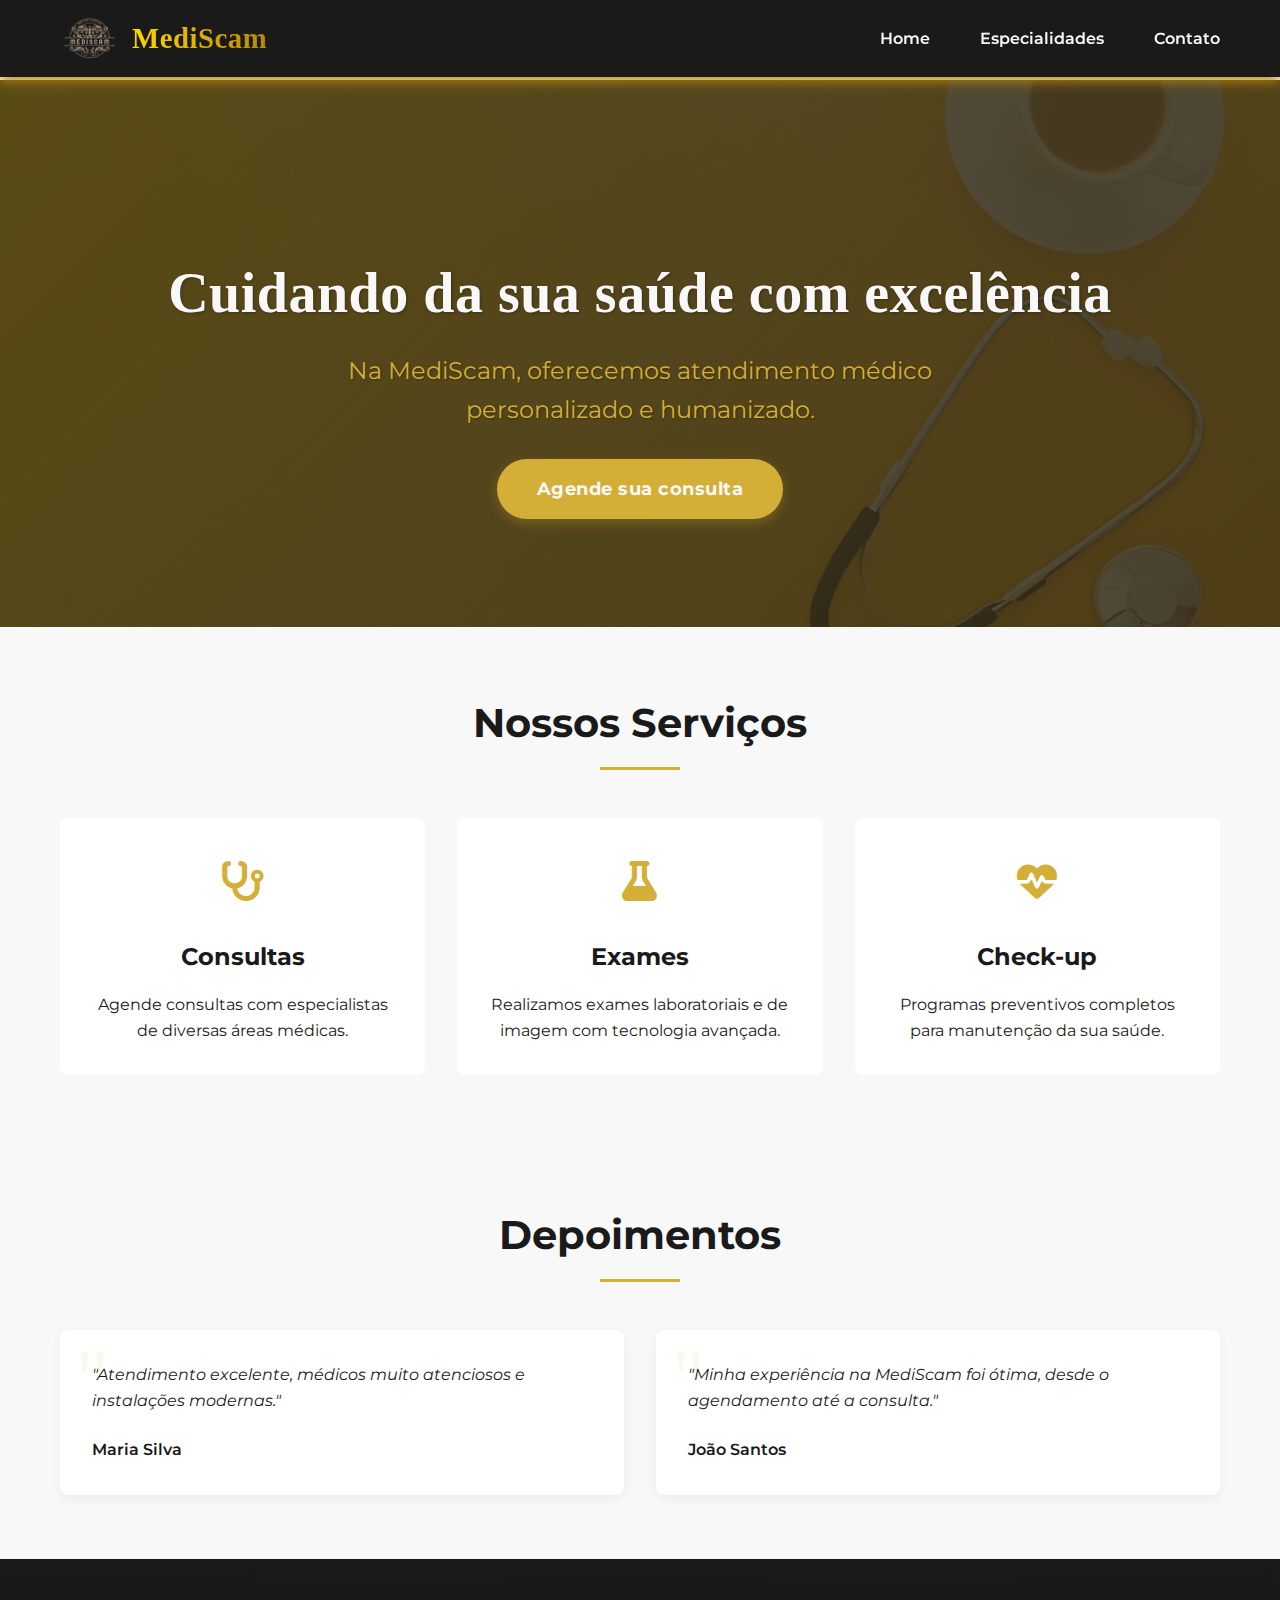
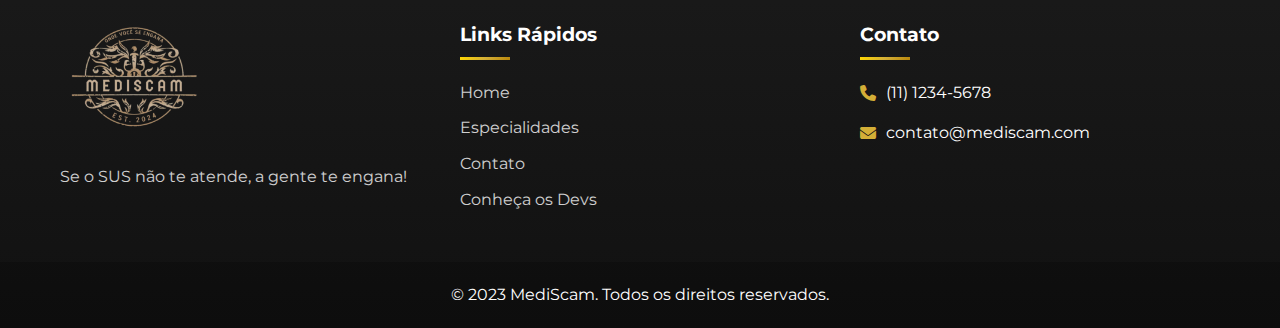
<file: index.html>
<!DOCTYPE html>
<html lang="pt-BR">

<head>
  <meta charset="UTF-8">
  <meta name="viewport" content="width=device-width, initial-scale=1.0">
  <meta name="description" content="MediScam - Clínica médica com diversas especialidades para cuidar da sua saúde">
  <title>MediScam - Saúde Integral</title>
  <link rel="icon" href="./img/MEDISCAM-LOGO.webp" type="image/webp">
  <link rel="stylesheet" href="css/style.css">
  <link rel="preload" href="css/style.css" as="style">
  <link rel="preconnect" href="https://fonts.googleapis.com">
  <link rel="preconnect" href="https://fonts.gstatic.com" crossorigin>
  <link href="https://fonts.googleapis.com/css2?family=Montserrat:wght@400;600;700&display=swap" rel="stylesheet">
  <link rel="stylesheet" href="https://cdnjs.cloudflare.com/ajax/libs/font-awesome/6.4.0/css/all.min.css">
</head>

<body>
  <header class="header">
    <div class="container">
      <a href="index.html" class="logo">
        <img src="./img/MEDISCAM-LOGO.webp" alt="MediScam" width="502" height="392" loading="lazy">
        <span class="logo-text">MediScam</span>
      </a>
      <nav class="nav" aria-label="Navegação principal">
        <button class="menu-mobile" aria-label="Abrir Menu" aria-haspopup="true" aria-controls="menu"
          aria-expanded="false">
          <span class="hamburger"></span>
          <span class="sr-only">Menu</span>
        </button>
        <ul class="menu" id="menu">
          <li><a href="index.html">Home</a></li>
          <li><a href="especialidades.html">Especialidades</a></li>
          <li><a href="contato.html">Contato</a></li>
        </ul>
      </nav>
    </div>
  </header>

  <main>
    <section class="hero" aria-label="Apresentação principal da clínica">
      <div class="container">
        <div class="hero-content">
          <h1>Cuidando da sua saúde com excelência</h1>
          <p class="hero-subtitle">Na MediScam, oferecemos atendimento médico personalizado e humanizado.</p>
          <a href="contato.html" class="btn btn-hero">Agende sua consulta</a>
        </div>
      </div>
    </section>

    <section class="services" aria-label="Nossos serviços médicos">
      <div class="container">
        <h2 class="section-title">Nossos Serviços</h2>
        <div class="services-grid">
          <article class="service-card">
            <div class="service-icon">
              <i class="fas fa-stethoscope" aria-hidden="true"></i>
            </div>
            <h3 class="service-title">Consultas</h3>
            <p class="service-description">Agende consultas com especialistas de diversas áreas médicas.</p>
          </article>

          <article class="service-card">
            <div class="service-icon">
              <i class="fas fa-flask" aria-hidden="true"></i>
            </div>
            <h3 class="service-title">Exames</h3>
            <p class="service-description">Realizamos exames laboratoriais e de imagem com tecnologia avançada.</p>
          </article>

          <article class="service-card">
            <div class="service-icon">
              <i class="fas fa-heartbeat" aria-hidden="true"></i>
            </div>
            <h3 class="service-title">Check-up</h3>
            <p class="service-description">Programas preventivos completos para manutenção da sua saúde.</p>
          </article>
        </div>
      </div>
    </section>

    <section class="testimonials" aria-label="Depoimentos de clientes">
      <div class="container">
        <h2 class="section-title">Depoimentos</h2>
        <div class="testimonials-grid">
          <blockquote class="testimonial-card">
            <p class="testimonial-text">"Atendimento excelente, médicos muito atenciosos e instalações modernas."</p>
            <footer>
              <cite class="testimonial-author">Maria Silva</cite>
            </footer>
          </blockquote>

          <blockquote class="testimonial-card">
            <p class="testimonial-text">"Minha experiência na MediScam foi ótima, desde o agendamento até a consulta."
            </p>
            <footer>
              <cite class="testimonial-author">João Santos</cite>
            </footer>
          </blockquote>
        </div>
      </div>
    </section>
  </main>

  <footer class="footer">
    <div class="container">
      <div class="footer-info">
        <img src="./img/MEDISCAM-LOGO.webp" alt="MediScam" width="150" height="40">
        <p>Se o SUS não te atende, a gente te engana!</p>
      </div>
      <div class="footer-links">
        <h3>Links Rápidos</h3>
        <ul>
          <li><a href="index.html">Home</a></li>
          <li><a href="especialidades.html">Especialidades</a></li>
          <li><a href="contato.html">Contato</a></li>
          <li><a href="devs.html">Conheça os Devs</a></li>
        </ul>
      </div>
      <div class="footer-contato">
        <h3>Contato</h3>
        <p><i class="fas fa-phone"></i> (11) 1234-5678</p>
        <p><i class="fas fa-envelope"></i> contato@mediscam.com</p>
      </div>
    </div>
    <div class="footer-copy">
      <div class="container">
        <p>&copy; 2023 MediScam. Todos os direitos reservados.</p>
      </div>
    </div>
  </footer>

  <script src="js/main.js" defer></script>
</body>

</html>
</file>
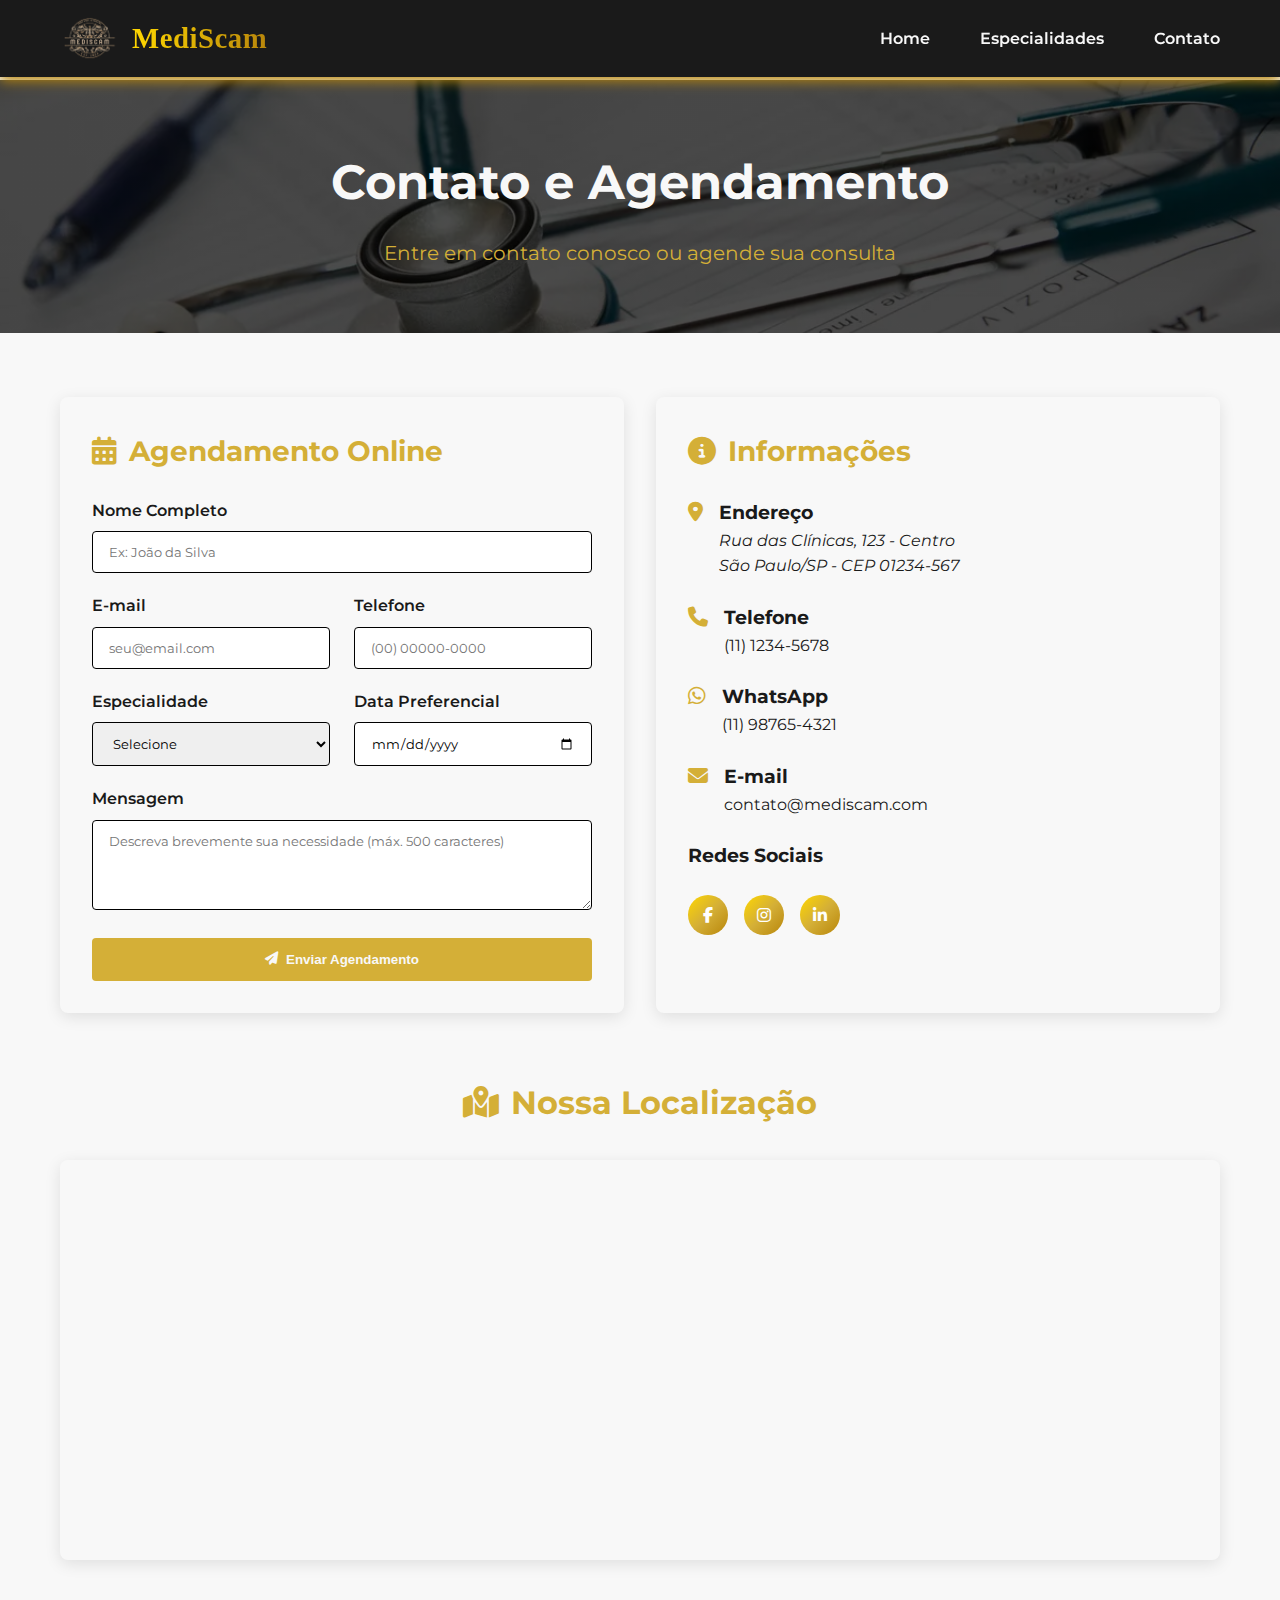
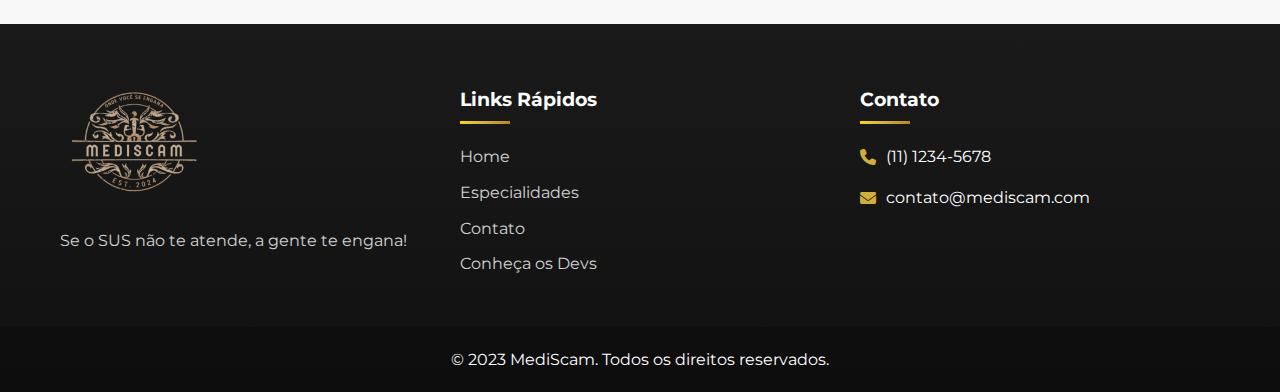
<file: contato.html>
<!DOCTYPE html>
<html lang="pt-BR">

<head>
  <meta charset="UTF-8">
  <meta name="viewport" content="width=device-width, initial-scale=1.0">
  <meta name="description" content="MediScam - Clínica médica com diversas especialidades para cuidar da sua saúde">
  <title>MediScam - Saúde Integral</title>
  <link rel="icon" href="./img/MEDISCAM-LOGO.webp" type="image/webp">
  <link rel="stylesheet" href="css/style.css">
  <link rel="preload" href="css/style.css" as="style">
  <link rel="preconnect" href="https://fonts.googleapis.com">
  <link rel="preconnect" href="https://fonts.gstatic.com" crossorigin>
  <link href="https://fonts.googleapis.com/css2?family=Montserrat:wght@400;600;700&display=swap" rel="stylesheet">
  <link rel="stylesheet" href="https://cdnjs.cloudflare.com/ajax/libs/font-awesome/6.4.0/css/all.min.css">
</head>

<body>
  <header class="header">
    <div class="container">
      <a href="index.html" class="logo">
        <img src="./img/MEDISCAM-LOGO.webp" alt="MediScam" width="502" height="392" loading="lazy">
        <span class="logo-text">MediScam</span>
      </a>
      <nav class="nav" aria-label="Navegação principal">
        <button class="menu-mobile" aria-label="Abrir Menu" aria-haspopup="true" aria-controls="menu"
          aria-expanded="false">
          <span class="hamburger"></span>
          <span class="sr-only">Menu</span>
        </button>
        <ul class="menu" id="menu">
          <li><a href="index.html">Home</a></li>
          <li><a href="especialidades.html">Especialidades</a></li>
          <li><a href="contato.html">Contato</a></li>
        </ul>
      </nav>
    </div>
  </header>

  <main>
    <section class="contact-hero">
      <div class="container">
        <div class="hero-content">
          <h1>Contato e Agendamento</h1>
          <p>Entre em contato conosco ou agende sua consulta</p>
        </div>
      </div>
    </section>

    <section class="contact-section">
      <div class="container">
        <div class="contact-grid">
          <!-- Formulário de Agendamento -->
          <div class="contact-form">
            <h2><i class="fas fa-calendar-alt"></i> Agendamento Online</h2>
            <form id="appointment-form">
              <div class="form-group">
                <label for="name">Nome Completo</label>
                <input 
                  type="text" 
                  id="name" 
                  name="name" 
                  required
                  placeholder="Ex: João da Silva"
                  aria-describedby="name-help"
                >
              </div>              

              <div class="form-row">
                <div class="form-group">
                  <label for="email">E-mail</label>
                  <input 
                    type="email" 
                    id="email" 
                    name="email" 
                    required
                    placeholder="seu@email.com"
                    aria-describedby="email-help"
                  >
                </div>
              
                <div class="form-group">
                  <label for="phone">Telefone</label>
                  <input 
                    type="tel" 
                    id="phone" 
                    name="phone" 
                    required
                    placeholder="(00) 00000-0000"
                    pattern="\([0-9]{2}\) [0-9]{4,5}-[0-9]{4}"
                    aria-describedby="phone-help"
                  >
                </div>
              </div>

              <div class="form-row">
                <div class="form-group">
                  <label for="specialty">Especialidade</label>
                  <select id="specialty" name="specialty" required>
                    <option value="">Selecione</option>
                    <option value="cardiology">Cardiologia</option>
                    <option value="orthopedics">Ortopedia</option>
                    <option value="dermatology">Dermatologia</option>
                  </select>
                </div>

                <div class="form-group">
                  <label for="date">Data Preferencial</label>
                  <input type="date" id="date" name="date" required>
                </div>
              </div>

              <div class="form-group">
                <label for="message">Mensagem</label>
                <textarea 
                  id="message" 
                  name="message" 
                  rows="4"
                  placeholder="Descreva brevemente sua necessidade (máx. 500 caracteres)"
                  aria-describedby="message-help"
                  maxlength="500"
                ></textarea>
              </div>

              <button type="submit" class="btn btn-submit">
                <i class="fas fa-paper-plane"></i> Enviar Agendamento
              </button>
            </form>
          </div>

          <!-- Informações de Contato -->
          <div class="contact-info">
            <h2><i class="fas fa-info-circle"></i> Informações</h2>

            <div class="info-card">
              <i class="fas fa-map-marker-alt"></i>
              <div>
                <h3>Endereço</h3>
                <address>
                  Rua das Clínicas, 123 - Centro<br>
                  São Paulo/SP - CEP 01234-567
                </address>
              </div>
            </div>

            <div class="info-card">
              <i class="fas fa-phone"></i>
              <div>
                <h3>Telefone</h3>
                <p><a href="tel:+551112345678">(11) 1234-5678</a></p>
              </div>
            </div>

            <div class="info-card">
              <i class="fab fa-whatsapp"></i>
              <div>
                <h3>WhatsApp</h3>
                <p><a href="https://wa.me/5511987654321">(11) 98765-4321</a></p>
              </div>
            </div>

            <div class="info-card">
              <i class="fas fa-envelope"></i>
              <div>
                <h3>E-mail</h3>
                <p><a href="mailto:contato@mediscam.com">contato@mediscam.com</a></p>
              </div>
            </div>

            <div class="social-media">
              <h3>Redes Sociais</h3>
              <div class="social-links">
                <a href="#" aria-label="Facebook"><i class="fab fa-facebook-f"></i></a>
                <a href="#" aria-label="Instagram"><i class="fab fa-instagram"></i></a>
                <a href="#" aria-label="LinkedIn"><i class="fab fa-linkedin-in"></i></a>
              </div>
            </div>
          </div>
        </div>
      </div>
    </section>

    <section class="location">
      <div class="container">
        <h2><i class="fas fa-map-marked-alt"></i> Nossa Localização</h2>
        <div class="map-wrapper">
          <iframe
            src="https://www.google.com/maps/embed?pb=!1m18!1m12!1m3!1d3657.0754267452926!2d-46.6534265844076!3d-23.56573436763838!2m3!1f0!2f0!3f0!3m2!1i1024!2i768!4f13.1!3m3!1m2!1s0x94ce59c8da0aa315%3A0xd59f9431f2c9776a!2sAv.%20Paulista%2C%20S%C3%A3o%20Paulo%20-%20SP!5e0!3m2!1spt-BR!2sbr!4v1622671024451!5m2!1spt-BR!2sbr"
            width="600" height="450" style="border:0" allowfullscreen loading="lazy"
            title="Localização da Clínica MediScam no mapa"
            aria-label="Mapa interativo mostrando a localização da clínica">
          </iframe>
        </div>
      </div>
    </section>
  </main>

  <footer class="footer">
    <div class="container">
      <div class="footer-info">
        <img src="./img/MEDISCAM-LOGO.webp" alt="MediScam" width="150" height="40">
        <p>Se o SUS não te atende, a gente te engana!</p>
      </div>
      <div class="footer-links">
        <h3>Links Rápidos</h3>
        <ul>
          <li><a href="index.html">Home</a></li>
          <li><a href="especialidades.html">Especialidades</a></li>
          <li><a href="contato.html">Contato</a></li>
          <li><a href="devs.html">Conheça os Devs</a></li>
        </ul>
      </div>
      <div class="footer-contato">
        <h3>Contato</h3>
        <p><i class="fas fa-phone"></i> (11) 1234-5678</p>
        <p><i class="fas fa-envelope"></i> contato@mediscam.com</p>
      </div>
    </div>
    <div class="footer-copy">
      <div class="container">
        <p>&copy; 2023 MediScam. Todos os direitos reservados.</p>
      </div>
    </div>
  </footer>

  <script src="js/main.js" defer></script>
</body>

</html>
</file>
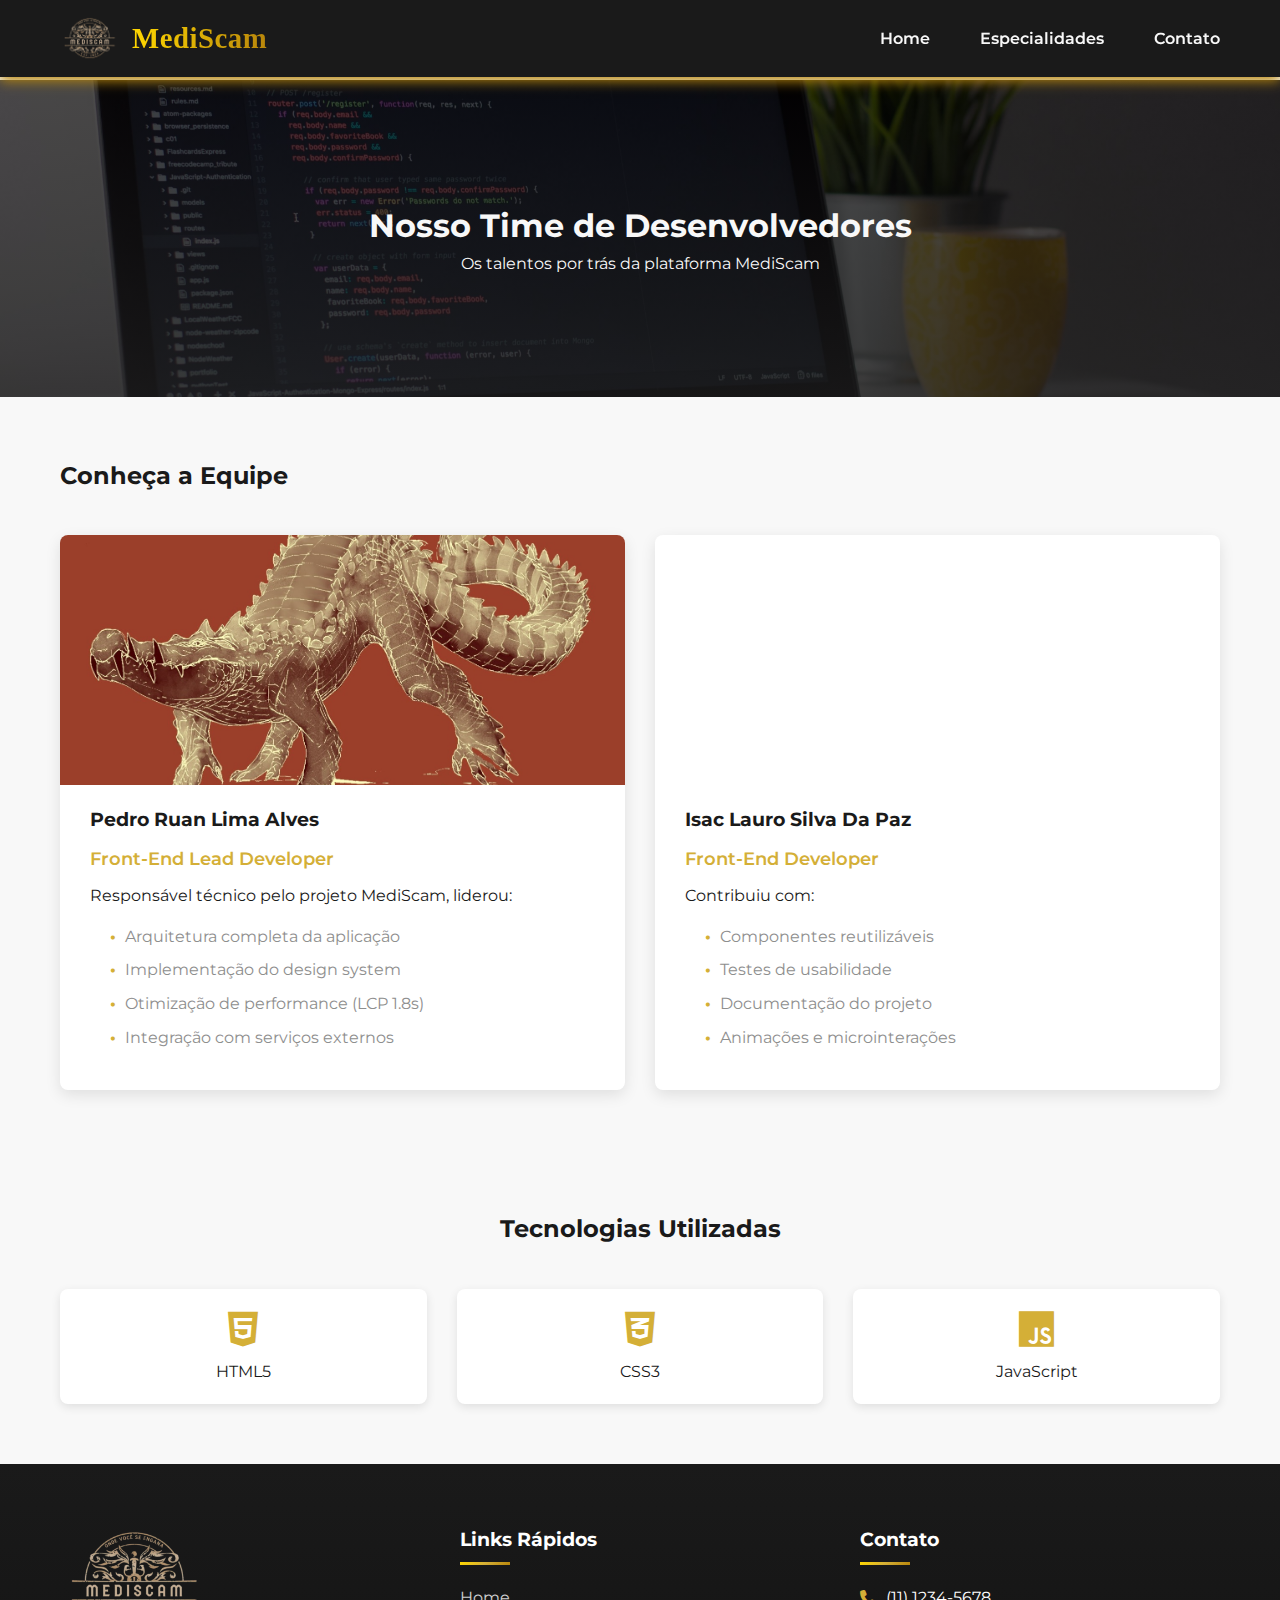
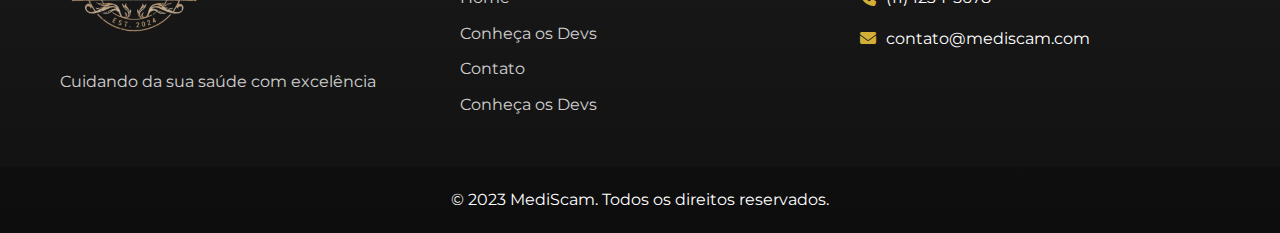
<file: devs.html>
<!DOCTYPE html>
<html lang="pt-BR">

<head>
    <meta charset="UTF-8">
    <meta name="viewport" content="width=device-width, initial-scale=1.0">
    <meta name="description" content="MediScam - Clínica médica com diversas especialidades para cuidar da sua saúde">
    <title>MediScam - Saúde Integral</title>
    <link rel="icon" href="./img/MEDISCAM-LOGO.webp" type="image/webp">
    <link rel="stylesheet" href="css/style.css">
    <link rel="preload" href="css/style.css" as="style">
    <link rel="preconnect" href="https://fonts.googleapis.com">
    <link rel="preconnect" href="https://fonts.gstatic.com" crossorigin>
    <link href="https://fonts.googleapis.com/css2?family=Montserrat:wght@400;600;700&display=swap" rel="stylesheet">
    <link rel="stylesheet" href="https://cdnjs.cloudflare.com/ajax/libs/font-awesome/6.4.0/css/all.min.css">
</head>

<body>
  <header class="header">
    <div class="container">
      <a href="index.html" class="logo">
        <img src="./img/MEDISCAM-LOGO.webp" alt="MediScam" width="502" height="392" loading="lazy">
        <span class="logo-text">MediScam</span>
      </a>
      <nav class="nav" aria-label="Navegação principal">
        <button class="menu-mobile" aria-label="Abrir Menu" aria-haspopup="true" aria-controls="menu"
          aria-expanded="false">
          <span class="hamburger"></span>
          <span class="sr-only">Menu</span>
        </button>
        <ul class="menu" id="menu">
          <li><a href="index.html" class="active" aria-current="page">Home</a></li>
          <li><a href="especialidades.html">Especialidades</a></li>
          <li><a href="contato.html">Contato</a></li>
        </ul>
      </nav>
    </div>
  </header>

  <main class="devs-main">
    <section class="devs-hero">
      <div class="container">
        <h1>Nosso Time de Desenvolvedores</h1>
        <p>Os talentos por trás da plataforma MediScam</p>
      </div>
    </section>

    <section class="team-section">
      <div class="container">
        <h2>Conheça a Equipe</h2>
        <div class="team-grid">
          <!-- Dev 1 -->
          <div class="dev-card">
            <div class="dev-photo">
              <img src="./img/JACARE-PERFIL-PEDRO.webp" alt="Pedro Ruan" width="10253" height="6241" loading="lazy">
              <div class="dev-social">
                <a href="https://github.com/Pedro1274" aria-label="GitHub" target="_blank" rel="noopener noreferrer"><i class="fab fa-github"></i></a>
              </div>
            </div>
            <div class="dev-info">
              <h3>Pedro Ruan Lima Alves</h3>
              <p class="dev-role">Front-End Lead Developer</p>
              <p>Responsável técnico pelo projeto MediScam, liderou:</p>
              <ul class="dev-contributions">
                <li>Arquitetura completa da aplicação</li>
                <li>Implementação do design system</li>
                <li>Otimização de performance (LCP 1.8s)</li>
                <li>Integração com serviços externos</li>
              </ul>
            </div>
          </div>

          <!-- Dev 2 -->
          <div class="dev-card">
            <div class="dev-photo">
              <div class="dev-social">
                <a href="https://github.com/zaclauro" aria-label="GitHub" target="_blank" rel="noopener noreferrer"><i class="fab fa-github"></i></a>
              </div>
            </div>
            <div class="dev-info">
              <h3>Isac Lauro Silva Da Paz</h3>
              <p class="dev-role">Front-End Developer</p>
              <p>Contribuiu com:</p>
              <ul class="dev-contributions">
                <li>Componentes reutilizáveis</li>
                <li>Testes de usabilidade</li>
                <li>Documentação do projeto</li>
                <li>Animações e microinterações</li>
              </ul>
            </div>
          </div>
        </div>
      </div>
    </section>

    <section class="tech-stack">
      <div class="container">
        <h2>Tecnologias Utilizadas</h2>
        <div class="tech-grid">
          <div class="tech-item">
            <i class="fab fa-html5"></i>
            <p>HTML5</p>
          </div>
          <div class="tech-item">
            <i class="fab fa-css3-alt"></i>
            <p>CSS3</p>
          </div>
          <div class="tech-item">
            <i class="fab fa-js"></i>
            <p>JavaScript</p>
          </div>
        </div>
      </div>
    </section>
  </main>

  <footer class="footer">
    <!-- Mesmo footer das outras páginas -->
    <div class="container">
      <div class="footer-info">
        <img src="./img/MEDISCAM-LOGO.webp" alt="MediScam" width="150" height="40">
        <p>Cuidando da sua saúde com excelência</p>
      </div>
      <div class="footer-links">
        <h3>Links Rápidos</h3>
        <ul>
          <li><a href="index.html">Home</a></li>
          <li><a href="devs.html">Conheça os Devs</a></li>
          <li><a href="contato.html">Contato</a></li>
          <li><a href="devs.html">Conheça os Devs</a></li>
        </ul>
      </div>
      <div class="footer-contato">
        <h3>Contato</h3>
        <p><i class="fas fa-phone"></i> (11) 1234-5678</p>
        <p><i class="fas fa-envelope"></i> contato@mediscam.com</p>
      </div>
    </div>
    <div class="footer-copy">
      <p>&copy; 2023 MediScam. Todos os direitos reservados.</p>
    </div>
  </footer>

  <script src="js/main.js"></script>
</body>

</html>
</file>
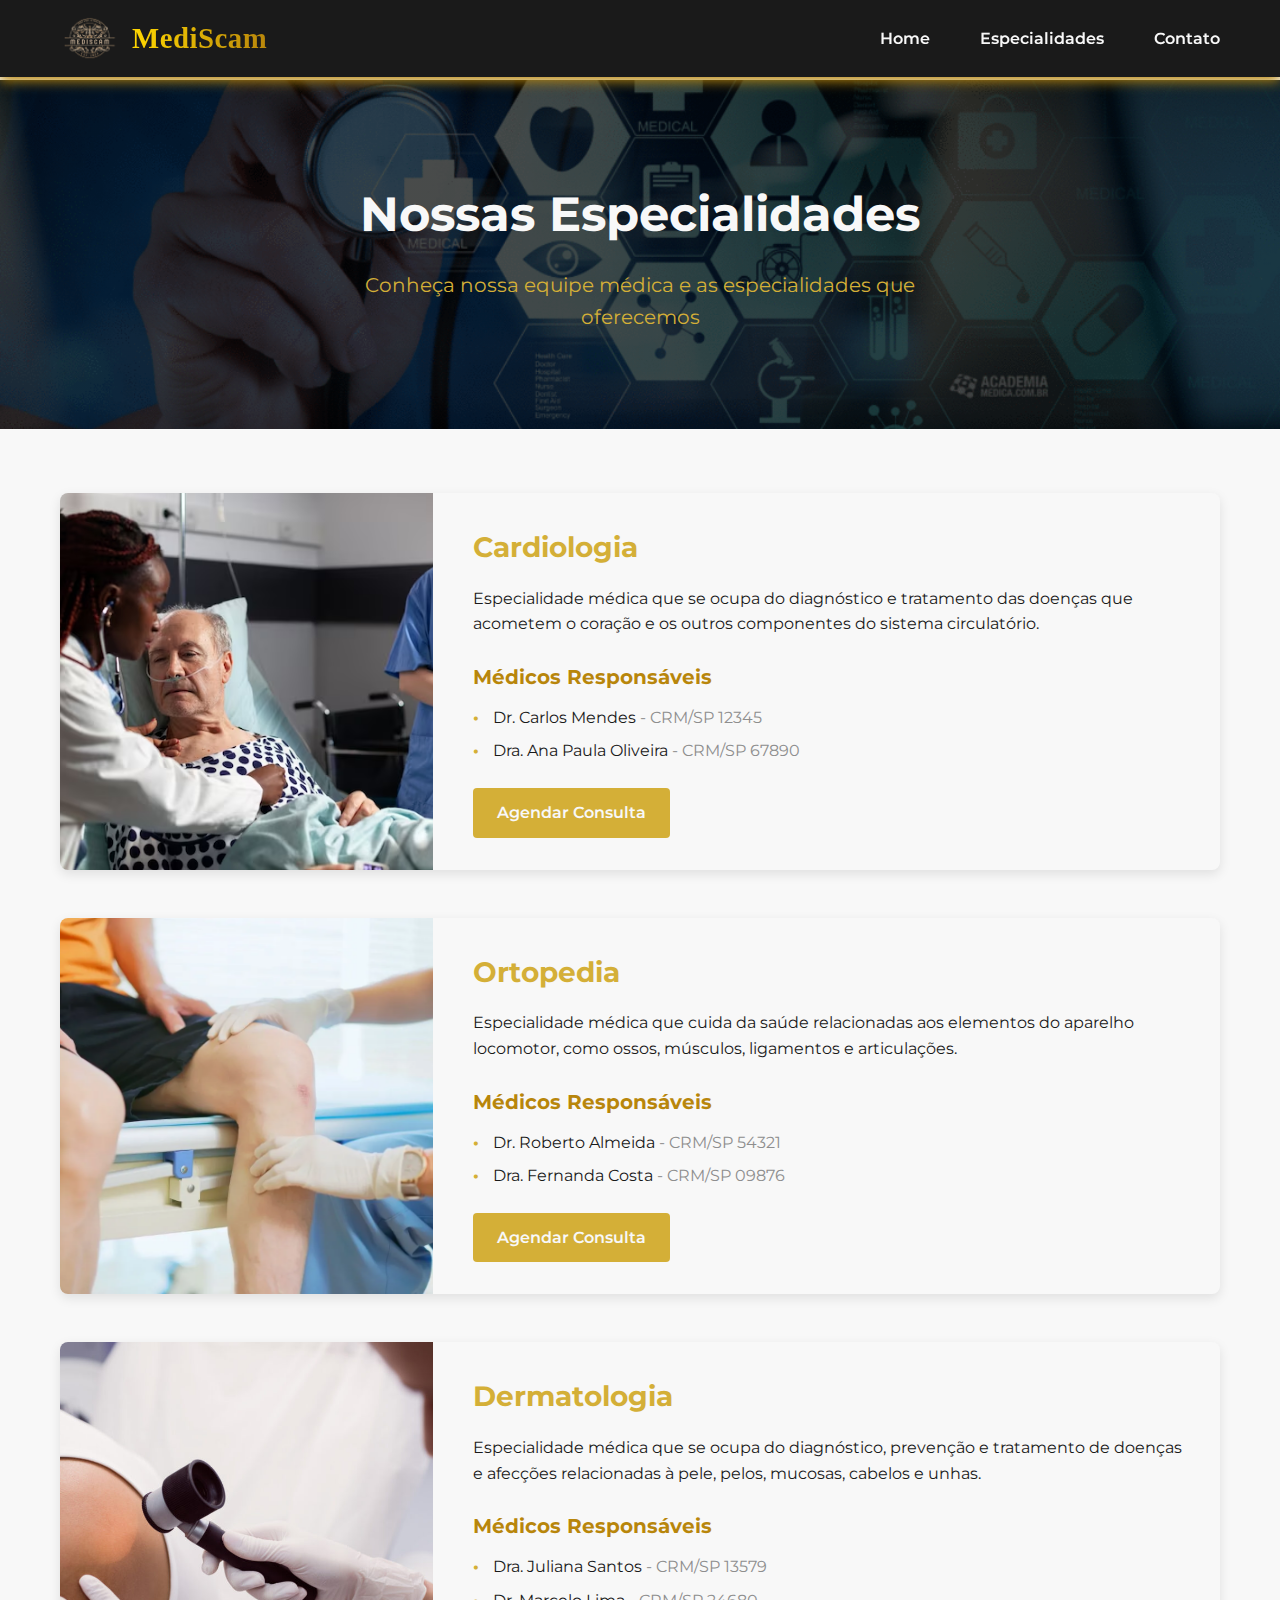
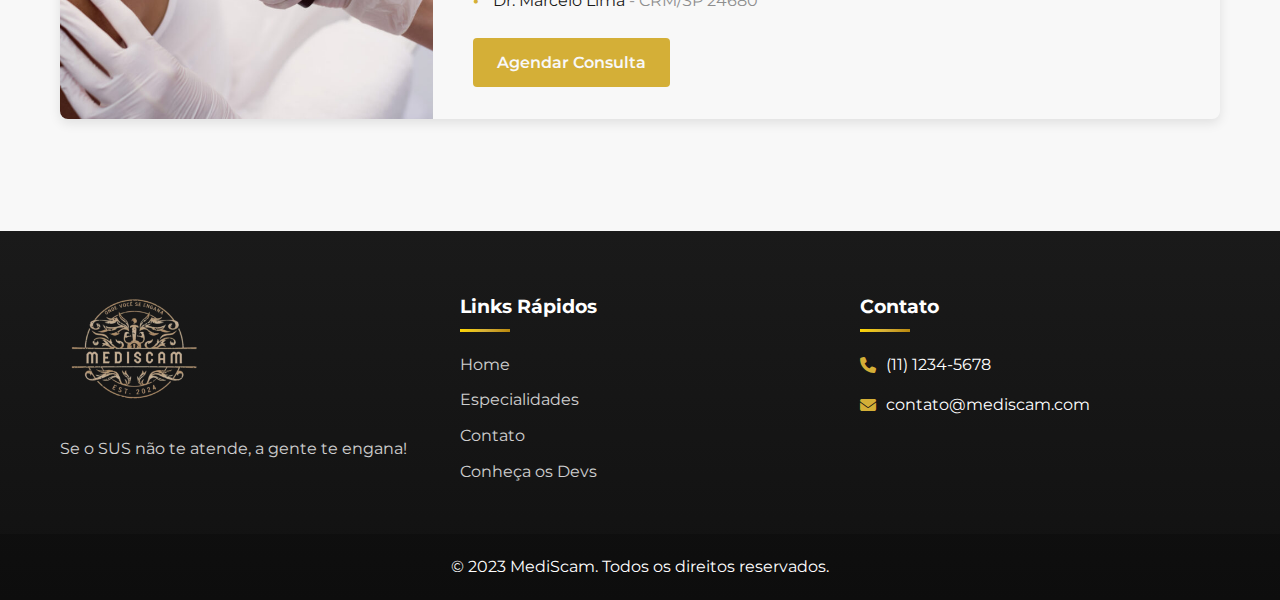
<file: especialidades.html>
<!DOCTYPE html>
<html lang="pt-BR">

<head>
  <meta charset="UTF-8">
  <meta name="viewport" content="width=device-width, initial-scale=1.0">
  <meta name="description" content="MediScam - Clínica médica com diversas especialidades para cuidar da sua saúde">
  <title>MediScam - Saúde Integral</title>
  <link rel="icon" href="./img/MEDISCAM-LOGO.webp" type="image/webp">
  <link rel="stylesheet" href="css/style.css">
  <link rel="preload" href="css/style.css" as="style">
  <link rel="preconnect" href="https://fonts.googleapis.com">
  <link rel="preconnect" href="https://fonts.gstatic.com" crossorigin>
  <link href="https://fonts.googleapis.com/css2?family=Montserrat:wght@400;600;700&display=swap" rel="stylesheet">
  <link rel="stylesheet" href="https://cdnjs.cloudflare.com/ajax/libs/font-awesome/6.4.0/css/all.min.css">
</head>

<body>
  <header class="header">
    <div class="container">
      <a href="index.html" class="logo">
        <img src="./img/MEDISCAM-LOGO.webp" alt="MediScam" width="502" height="392" loading="lazy">
        <span class="logo-text">MediScam</span>
      </a>
      <nav class="nav" aria-label="Navegação principal">
        <button class="menu-mobile" aria-label="Abrir Menu" aria-haspopup="true" aria-controls="menu"
          aria-expanded="false">
          <span class="hamburger"></span>
          <span class="sr-only">Menu</span>
        </button>
        <ul class="menu" id="menu">
          <li><a href="index.html" class="active" aria-current="page">Home</a></li>
          <li><a href="especialidades.html">Especialidades</a></li>
          <li><a href="contato.html">Contato</a></li>
        </ul>
      </nav>
    </div>
  </header>

  <main>
    <section class="specialties-hero">
      <div class="container">
        <div class="hero-content">
          <h1>Nossas Especialidades</h1>
          <p>Conheça nossa equipe médica e as especialidades que oferecemos</p>
        </div>
      </div>
    </section>

    <section class="specialties-list">
      <div class="container">
        <!-- Card de Cardiologia -->
        <article class="specialty-card">
          <div class="specialty-image">
            <img src="./img/CARDIOLOGISTA-CONSULTANDO-PACIENTE.webp" alt="Cardiologista examinando paciente"
              loading="lazy" width="400" height="300">
          </div>
          <div class="specialty-info">
            <h2>Cardiologia</h2>
            <p>Especialidade médica que se ocupa do diagnóstico e tratamento das doenças que acometem o coração e os
              outros componentes do sistema circulatório.</p>

            <div class="specialty-doctors">
              <h3>Médicos Responsáveis</h3>
              <ul>
                <li>Dr. Carlos Mendes <span>- CRM/SP 12345</span></li>
                <li>Dra. Ana Paula Oliveira <span>- CRM/SP 67890</span></li>
              </ul>
            </div>

            <a href="contato.html" class="btn">Agendar Consulta</a>
          </div>
        </article>

        <!-- Card de Ortopedia -->
        <article class="specialty-card">
          <div class="specialty-image">
            <img src="./img/ORTOPEDISTA-EXAMINANDO-JOELHO.webp" alt="Ortopedista examinando joelho" loading="lazy"
              width="400" height="300">
          </div>
          <div class="specialty-info">
            <h2>Ortopedia</h2>
            <p>Especialidade médica que cuida da saúde relacionadas aos elementos do aparelho locomotor, como ossos,
              músculos, ligamentos e articulações.</p>

            <div class="specialty-doctors">
              <h3>Médicos Responsáveis</h3>
              <ul>
                <li>Dr. Roberto Almeida <span>- CRM/SP 54321</span></li>
                <li>Dra. Fernanda Costa <span>- CRM/SP 09876</span></li>
              </ul>
            </div>

            <a href="contato.html" class="btn">Agendar Consulta</a>
          </div>
        </article>

        <!-- Card de Dermatologia -->
        <article class="specialty-card">
          <div class="specialty-image">
            <img src="./img/DERMATOLOGISTA-ANALISANDO-PELE.webp" alt="Dermatologista examinando pele" loading="lazy"
              width="400" height="300">
          </div>
          <div class="specialty-info">
            <h2>Dermatologia</h2>
            <p>Especialidade médica que se ocupa do diagnóstico, prevenção e tratamento de doenças e afecções
              relacionadas à pele, pelos, mucosas, cabelos e unhas.</p>

            <div class="specialty-doctors">
              <h3>Médicos Responsáveis</h3>
              <ul>
                <li>Dra. Juliana Santos <span>- CRM/SP 13579</span></li>
                <li>Dr. Marcelo Lima <span>- CRM/SP 24680</span></li>
              </ul>
            </div>

            <a href="contato.html" class="btn">Agendar Consulta</a>
          </div>
        </article>
      </div>
    </section>
  </main>

  <footer class="footer">
    <div class="container">
      <div class="footer-info">
        <img src="./img/MEDISCAM-LOGO.webp" alt="MediScam" width="150" height="40">
        <p>Se o SUS não te atende, a gente te engana!</p>
      </div>
      <div class="footer-links">
        <h3>Links Rápidos</h3>
        <ul>
          <li><a href="index.html">Home</a></li>
          <li><a href="especialidades.html">Especialidades</a></li>
          <li><a href="contato.html">Contato</a></li>
          <li><a href="devs.html">Conheça os Devs</a></li>
        </ul>
      </div>
      <div class="footer-contato">
        <h3>Contato</h3>
        <p><i class="fas fa-phone"></i> (11) 1234-5678</p>
        <p><i class="fas fa-envelope"></i> contato@mediscam.com</p>
      </div>
    </div>
    <div class="footer-copy">
      <div class="container">
        <p>&copy; 2023 MediScam. Todos os direitos reservados.</p>
      </div>
    </div>
  </footer>

  <script src="js/main.js" defer></script>
</body>

</html>
</file>
<file: css/style.css>
/* style.css */
/* Base */
@import './base/base.css';

/* Componentes */
@import './components/footer.css';
@import './components/header.css';
@import './components/location-map.css';

/* Páginas */
@import './pages/index.css';
@import './pages/contact.css';
@import './pages/specialties.css';
@import './pages/devs.css';
</file>
